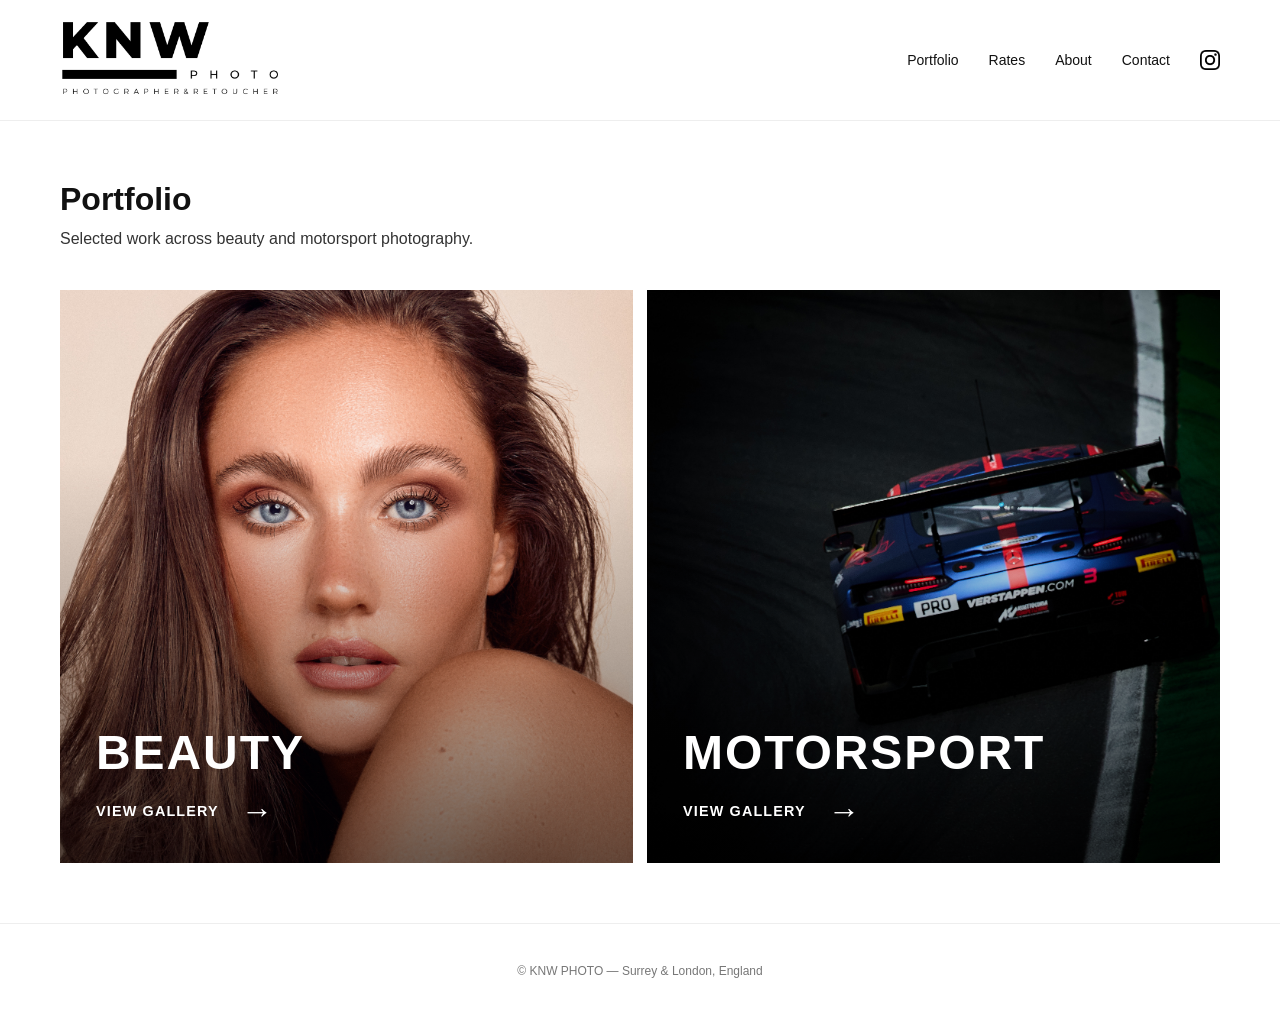
<file: index.html>
<!DOCTYPE html>
<html lang="en">
<head>
    <meta charset="UTF-8">
    <title>Portfolio | KNW PHOTO</title>

    <meta name="description" content="Beauty and motorsport photography portfolio by KNW PHOTO. Based in Surrey & London, England.">

    <meta name="viewport" content="width=device-width, initial-scale=1.0">

    <!-- Main CSS -->
    <link rel="stylesheet" href="assets/css/style.css">
</head>

<body>

<!-- ===================== HEADER ===================== -->
<header class="site-header">
    <nav class="nav">

        <a href="index.html" class="site-logo" aria-label="Home">
            <img src="assets/images/logo.png" alt="KNW PHOTO">
        </a>

        <!-- Hamburger menu for mobile -->
        <div class="hamburger" aria-label="Menu">&#9776;</div>

        <ul class="nav-links">
            <li><a href="portfolio.html">Portfolio</a></li>
            <li><a href="rates.html">Rates</a></li>
            <li><a href="about.html">About</a></li>
            <li><a href="contact.html">Contact</a></li>

            <li class="instagram-li">
                <a href="https://www.instagram.com/knw.photo/" target="_blank" aria-label="Instagram">
                    <img src="assets/icons/instagram.png" alt="Instagram" class="instagram-icon">
                </a>
            </li>
        </ul>

    </nav>
</header>

<!-- ===================== MAIN ===================== -->
<main class="site-container">

    <header class="page-header">
        <h1>Portfolio</h1>
        <p>Selected work across beauty and motorsport photography.</p>
    </header>

    <section class="portfolio-tiles portfolio-two-grid">

        <!-- BEAUTY -->
        <a href="beauty.html" class="portfolio-item large-tile">

            <img src="assets/images/hero/beauty_tile.jpg" alt="Beauty photography">

            <div class="portfolio-overlay">

                <div class="portfolio-text">

                    <h2 class="portfolio-title">BEAUTY</h2>

                    <div class="portfolio-link-wrap">
                        <span class="portfolio-link-text">VIEW GALLERY</span>
                        <span class="portfolio-arrow">→</span>
                    </div>

                </div>

            </div>

        </a>

        <!-- MOTORSPORT -->
        <a href="motorsport.html" class="portfolio-item large-tile">

            <img src="assets/images/hero/moto_tile.jpg" alt="Motorsport photography">

            <div class="portfolio-overlay">

                <div class="portfolio-text">

                    <h2 class="portfolio-title">MOTORSPORT</h2>

                    <div class="portfolio-link-wrap">
                        <span class="portfolio-link-text">VIEW GALLERY</span>
                        <span class="portfolio-arrow">→</span>
                    </div>

                </div>

            </div>

        </a>

    </section>

</main>

<!-- ===================== FOOTER ===================== -->
<footer class="site-footer">
    © KNW PHOTO — Surrey & London, England
</footer>

<!-- JS for mobile nav -->
<script src="assets/js/nav.js"></script>

</body>
</html>
</file>
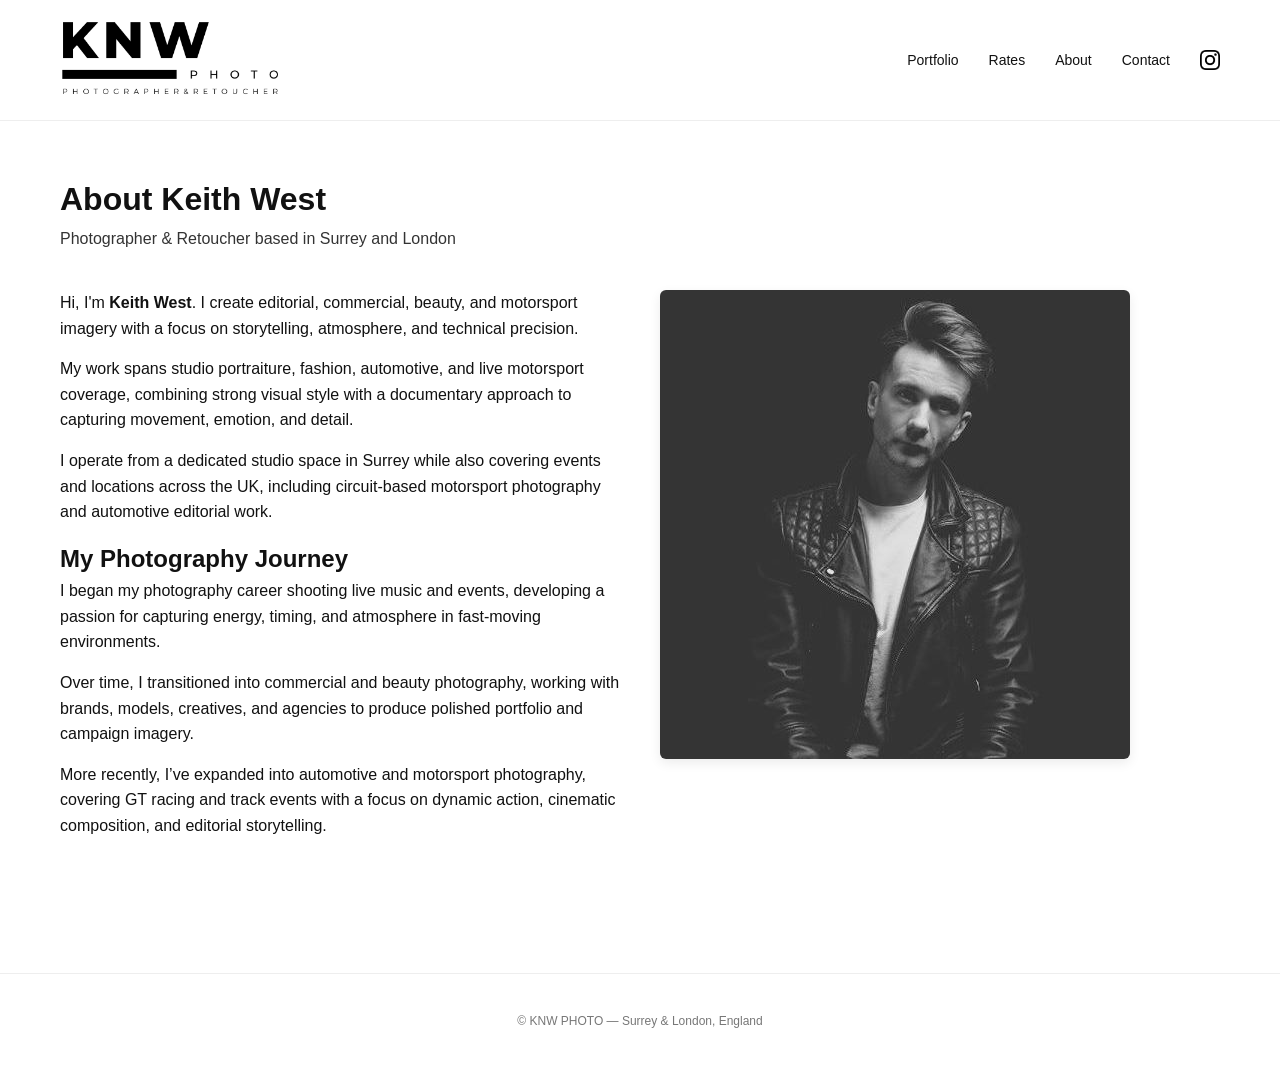
<file: about.html>
<!DOCTYPE html>
<html lang="en">
<head>
    <meta charset="UTF-8">
    <title>About | KNW PHOTO</title>
    <meta name="description" content="Photography rates and retouching packages by KNW PHOTO. Based in Surrey & London, England.">
    <meta name="viewport" content="width=device-width, initial-scale=1.0">

    <!-- Main CSS -->
    <link rel="stylesheet" href="assets/css/style.css">
</head>
<body>

<!-- ===================== HEADER ===================== -->
<header class="site-header">
    <nav class="nav">
        <a href="index.html" class="site-logo" aria-label="Home">
            <img src="assets/images/logo.png" alt="KNW PHOTO">
        </a>

        <div class="hamburger">&#9776;</div>

        <ul class="nav-links">
            <li><a href="portfolio.html">Portfolio</a></li>
            <li><a href="rates.html">Rates</a></li>
            <li><a href="about.html">About</a></li>
            <li><a href="contact.html">Contact</a></li>
            <li class="instagram-li">
                <a href="https://www.instagram.com/knw.photo/" target="_blank" aria-label="Instagram">
                    <img src="assets/icons/instagram.png" alt="Instagram" class="instagram-icon">
                </a>
            </li>
        </ul>
    </nav>
</header>

 <!-- ===================== MAIN CONTENT ===================== -->
    <main class="site-container about-page">

        <!-- Page Header -->
        <div class="page-header">
            <h1>About Keith West</h1>
            <p>Photographer & Retoucher based in Surrey and London</p>
        </div>

        <!-- Intro Section -->
        <section class="about-intro">
            <div class="about-text">
                <p>Hi, I'm <strong>Keith West</strong>. I create editorial, commercial, beauty, and motorsport imagery with a focus on storytelling, atmosphere, and technical precision.</p>
                <P>My work spans studio portraiture, fashion, automotive, and live motorsport coverage, combining strong visual style with a documentary approach to capturing movement, emotion, and detail.
</P>
<P>I operate from a dedicated studio space in Surrey while also covering events and locations across the UK, including circuit-based motorsport photography and automotive editorial work.</p>
       </P>        
                <!-- Photography Journey as continuation -->
                <h2>My Photography Journey</h2>
                <p>I began my photography career shooting live music and events, developing a passion for capturing energy, timing, and atmosphere in fast-moving environments.</p>

<P>Over time, I transitioned into commercial and beauty photography, working with brands, models, creatives, and agencies to produce polished portfolio and campaign imagery.</P>

<P>More recently, I’ve expanded into automotive and motorsport photography, covering GT racing and track events with a focus on dynamic action, cinematic composition, and editorial storytelling.</p>
               
            </div>
            <div class="about-images">
                <img src="assets/images/keith.jpg" alt="Keith West">
            </div>
        </section>

    </main>
<!-- ===================== FOOTER ===================== -->
<footer class="site-footer">
    © KNW PHOTO — Surrey & London, England
</footer>

<!-- ===================== MOBILE NAV SCRIPT ===================== -->
<script>
    const hamburger = document.querySelector('.hamburger');
    const navLinks = document.querySelector('.nav-links');

    hamburger.addEventListener('click', () => {
        navLinks.classList.toggle('active');
    });
</script>

</body>
</html>
</file>
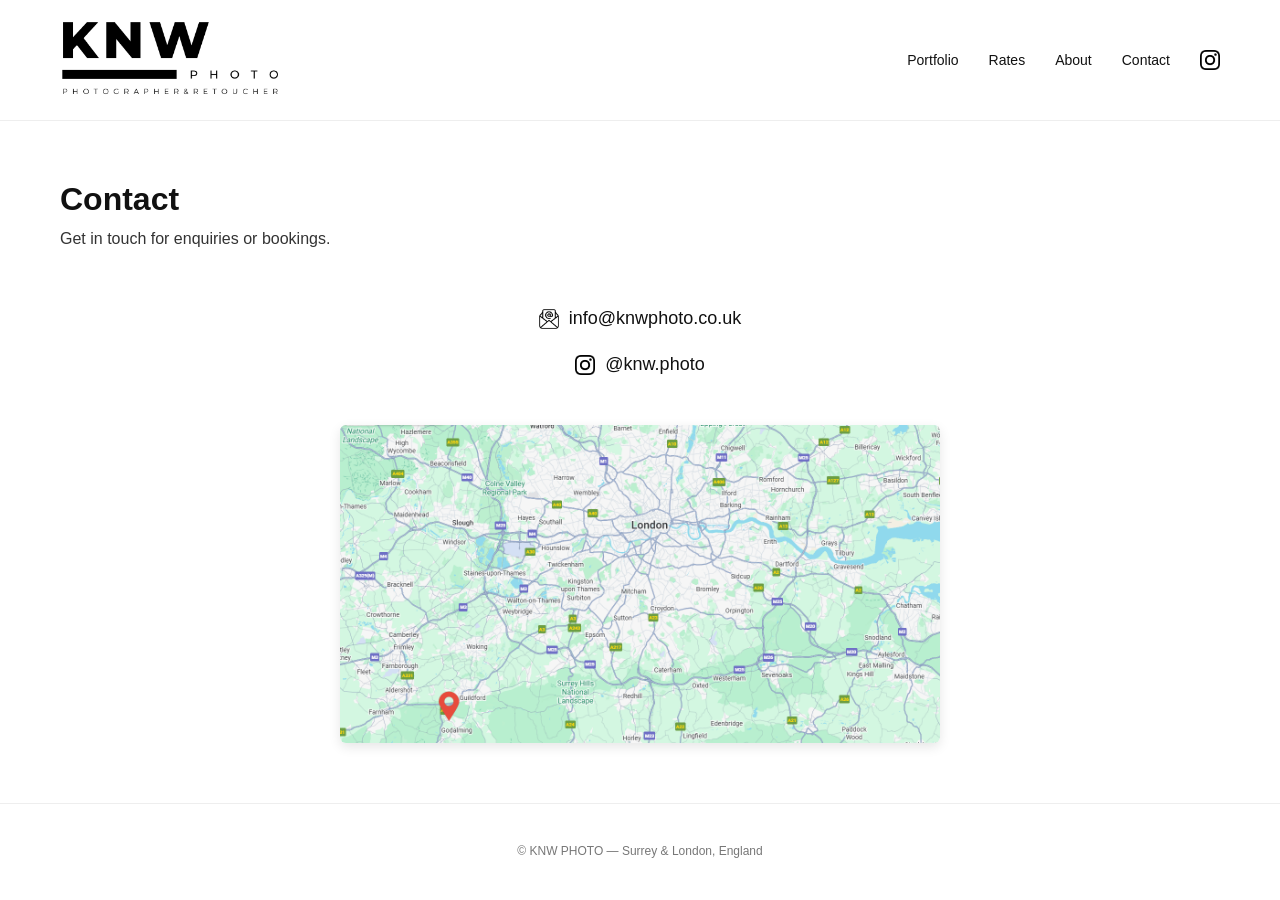
<file: contact.html>
<!DOCTYPE html>
<html lang="en">
<head>
    <meta charset="UTF-8">
    <title>Contact | KNW PHOTO</title>
    <meta name="description" content="Contact KNW PHOTO for photography and retouching enquiries. Based in Surrey & London, England.">
    <meta name="viewport" content="width=device-width, initial-scale=1.0">

    <!-- Main CSS -->
    <link rel="stylesheet" href="assets/css/style.css">
</head>
<body>

<!-- ===================== HEADER ===================== -->
<header class="site-header">
    <nav class="nav">
        <a href="index.html" class="site-logo" aria-label="Home">
            <img src="assets/images/logo.png" alt="KNW PHOTO">
        </a>

        <!-- Hamburger menu for mobile -->
        <div class="hamburger" aria-label="Menu">&#9776;</div>

        <ul class="nav-links">
            <li><a href="portfolio.html">Portfolio</a></li>
            <li><a href="rates.html">Rates</a></li>
            <li><a href="about.html">About</a></li>
            <li><a href="contact.html">Contact</a></li>
            <li class="instagram-li">
                <a href="https://www.instagram.com/knw.photo/" target="_blank" aria-label="Instagram">
                    <img src="assets/icons/instagram.png" alt="Instagram" class="instagram-icon">
                </a>
            </li>
        </ul>
    </nav>
</header>

<!-- ===================== MAIN ===================== -->
<main class="site-container">

    <header class="page-header">
        <h1>Contact</h1>
        <p>Get in touch for enquiries or bookings.</p>
    </header>

    <section class="contact-info">

        <div class="contact-links">

            <a href="mailto:info@knwphoto.co.uk" class="contact-item">
                <img src="assets/icons/email.png" alt="Email" class="contact-icon">
                info@knwphoto.co.uk
            </a>

            <a href="https://www.instagram.com/knw.photo/" target="_blank" class="contact-item">
                <img src="assets/icons/instagram.png" alt="Instagram" class="contact-icon">
                @knw.photo
            </a>

        </div>

        <div class="contact-map">
            <img src="assets/images/map.png" alt="Broad location of KNW PHOTO home studio">
        </div>

    </section>

</main>



<!-- ===================== FOOTER ===================== -->
<footer class="site-footer">
    © KNW PHOTO — Surrey & London, England
</footer>

<!-- JS for mobile nav -->
<script src="assets/js/nav.js"></script>
</body>
</html>
</file>
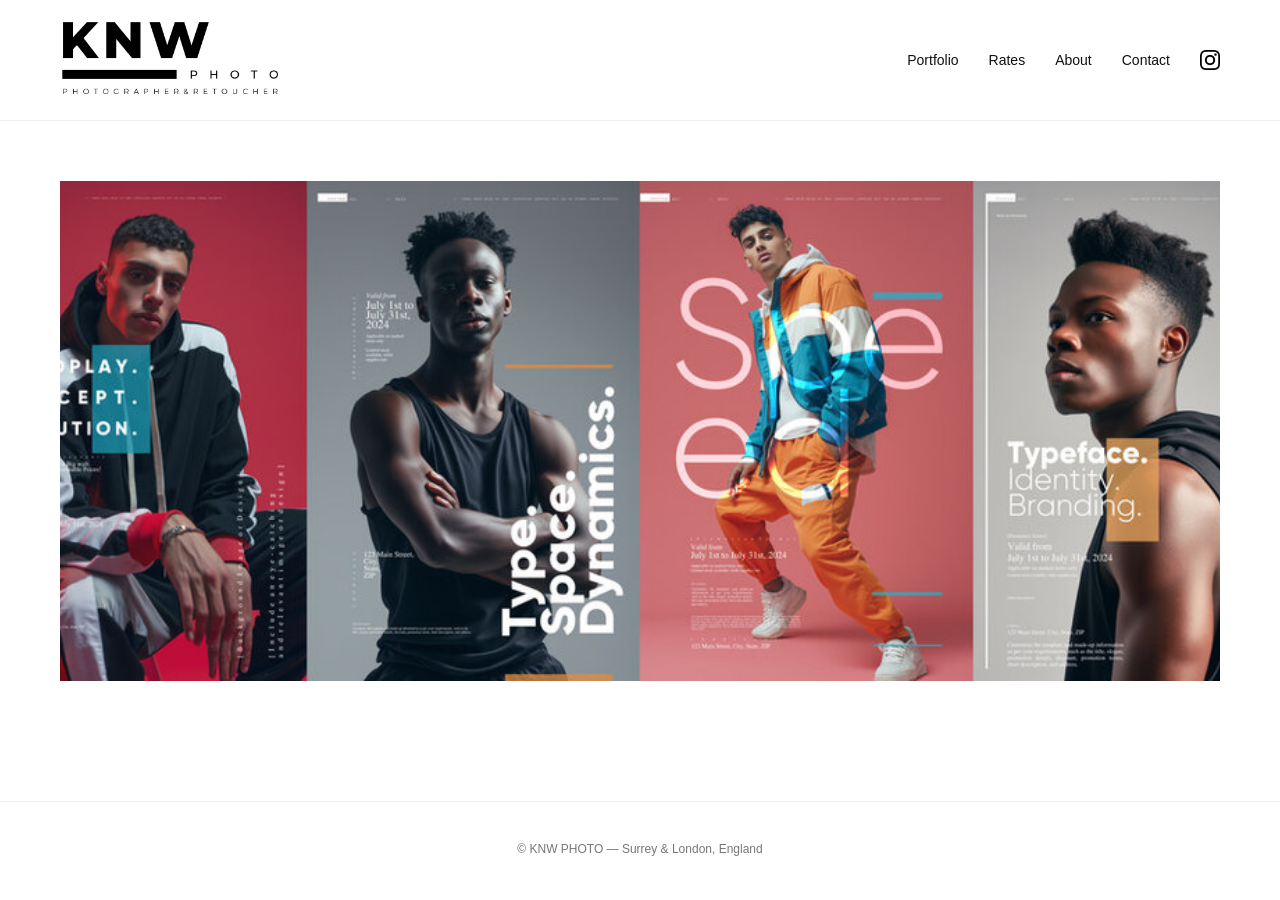
<file: index_OLD.html>
<!DOCTYPE html>
<html lang="en">
<head>
    <meta charset="UTF-8">
    <title>Home | KNW PHOTO</title>
    <meta name="description" content="Beauty, commercial and editorial photography portfolio by KNW PHOTO. Based in Surrey & London, England UK.">
    <meta name="viewport" content="width=device-width, initial-scale=1.0">

    <!-- Main CSS -->
    <link rel="stylesheet" href="assets/css/style.css">
</head>
<body>

<!-- ===================== HEADER ===================== -->
<header class="site-header">
    <nav class="nav">
        <a href="index.html" class="site-logo" aria-label="Home">
            <img src="assets/images/logo.png" alt="KNW PHOTO">
        </a>

        <!-- Hamburger menu for mobile -->
        <div class="hamburger" aria-label="Menu">&#9776;</div>

        <ul class="nav-links">
            <li><a href="portfolio.html">Portfolio</a></li>
            <li><a href="rates.html">Rates</a></li>
            <li><a href="about.html">About</a></li>
            <li><a href="contact.html">Contact</a></li>
            <li class="instagram-li">
                <a href="https://www.instagram.com/knw.photo/" target="_blank" aria-label="Instagram">
                    <img src="assets/icons/instagram.png" alt="Instagram" class="instagram-icon">
                </a>
            </li>
        </ul>
    </nav>
</header>

<!-- ===================== MAIN ===================== -->
<main class="site-container">

    <!-- Hero Banner linking to Portfolio -->
    <section class="hero-banner">
        <a href="portfolio.html">
            <img src="assets/images/hero/hero.jpg" alt="KNW PHOTO" class="hero-image">
            <div class="hero-overlay">
                <span class="hero-text">KNW PHOTO - Photographer & Retoucher</span>
            </div>
        </a>
    </section>

</main>


<!-- ===================== FOOTER ===================== -->
<footer class="site-footer">
    © KNW PHOTO — Surrey & London, England
</footer>

<!-- JS for mobile nav -->
<script src="assets/js/nav.js"></script>
</body>
</html>
</file>
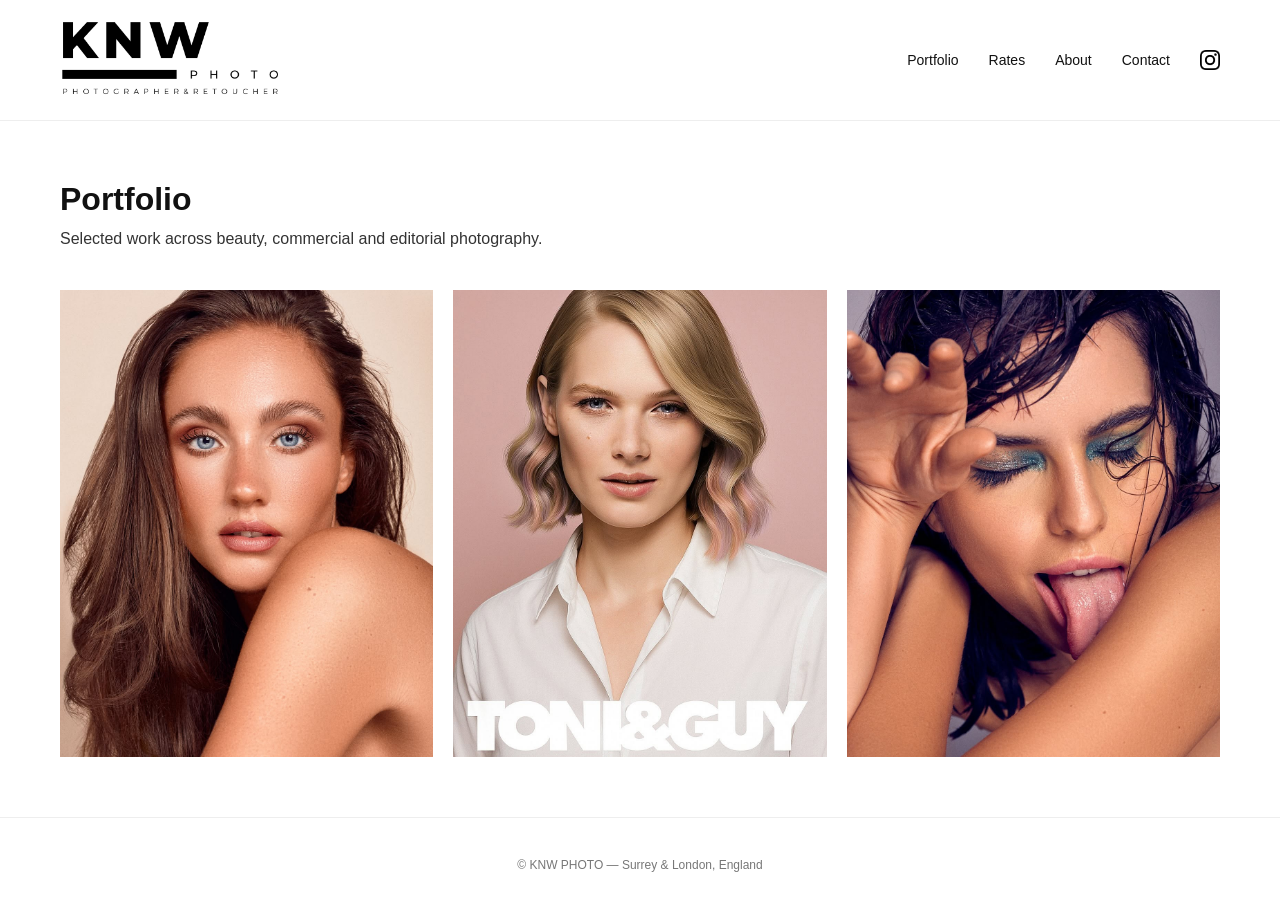
<file: portfolio_OLD.html>
<!DOCTYPE html>
<html lang="en">
<head>
    <meta charset="UTF-8">
    <title>Portfolio | KNW PHOTO</title>
    <meta name="description" content="Beauty, commercial and editorial photography portfolio by KNW PHOTO. Based in Surrey & London, England.">
    <meta name="viewport" content="width=device-width, initial-scale=1.0">

    <!-- Main CSS -->
    <link rel="stylesheet" href="assets/css/style.css">
</head>
<body>

<!-- ===================== HEADER ===================== -->
<header class="site-header">
    <nav class="nav">
        <a href="index.html" class="site-logo" aria-label="Home">
            <img src="assets/images/logo.png" alt="KNW PHOTO">
        </a>

        <!-- Hamburger menu for mobile -->
        <div class="hamburger" aria-label="Menu">&#9776;</div>

        <ul class="nav-links">
            <li><a href="portfolio.html">Portfolio</a></li>
            <li><a href="rates.html">Rates</a></li>
            <li><a href="about.html">About</a></li>
            <li><a href="contact.html">Contact</a></li>
            <li class="instagram-li">
                <a href="https://www.instagram.com/knw.photo/" target="_blank" aria-label="Instagram">
                    <img src="assets/icons/instagram.png" alt="Instagram" class="instagram-icon">
                </a>
            </li>
        </ul>
    </nav>
</header>

<!-- ===================== MAIN ===================== -->
<main class="site-container">

    <header class="page-header">
        <h1>Portfolio</h1>
        <p>Selected work across beauty, commercial and editorial photography.</p>
    </header>

    <section class="portfolio-tiles">

        <a href="beauty.html" class="portfolio-item">
            <img src="assets/images/portfolio/beauty/01.jpg" alt="Beauty photography">
            <span class="portfolio-label">Beauty</span>
        </a>

        <a href="commercial.html" class="portfolio-item">
            <img src="assets/images/portfolio/commercial/01.jpg" alt="Commercial photography">
            <span class="portfolio-label">Commercial</span>
        </a>

        <a href="editorial.html" class="portfolio-item">
            <img src="assets/images/portfolio/editorial/01.jpg" alt="Editorial photography">
            <span class="portfolio-label">Editorial</span>
        </a>

    </section>

</main>

<!-- ===================== FOOTER ===================== -->
<footer class="site-footer">
    © KNW PHOTO — Surrey & London, England
</footer>

<!-- JS for mobile nav -->
<script src="assets/js/nav.js"></script>
</body>
</html>
</file>
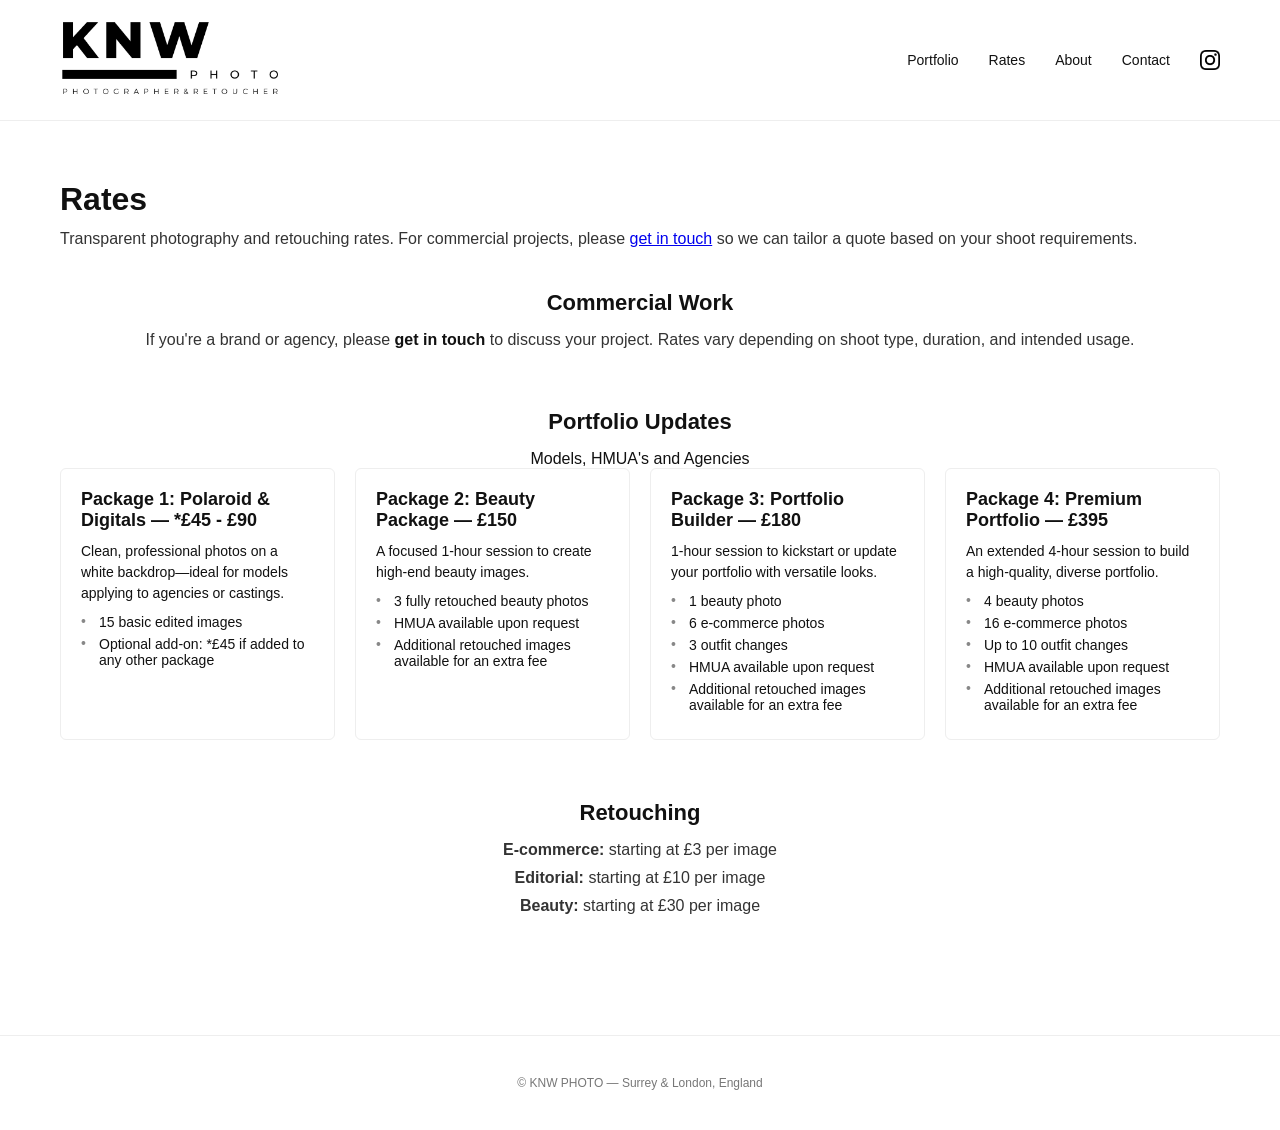
<file: rates.html>
<!DOCTYPE html>
<html lang="en">
<head>
    <meta charset="UTF-8">
    <title>Rates | KNW PHOTO</title>
    <meta name="description" content="Photography rates and retouching packages by KNW PHOTO. Based in Surrey & London, England.">
    <meta name="viewport" content="width=device-width, initial-scale=1.0">

    <!-- Main CSS -->
    <link rel="stylesheet" href="assets/css/style.css">
</head>
<body>

<!-- ===================== HEADER ===================== -->
<header class="site-header">
    <nav class="nav">
        <a href="index.html" class="site-logo" aria-label="Home">
            <img src="assets/images/logo.png" alt="KNW PHOTO">
        </a>

        <div class="hamburger">&#9776;</div>

        <ul class="nav-links">
            <li><a href="portfolio.html">Portfolio</a></li>
            <li><a href="rates.html">Rates</a></li>
            <li><a href="about.html">About</a></li>
            <li><a href="contact.html">Contact</a></li>
            <li class="instagram-li">
                <a href="https://www.instagram.com/knw.photo/" target="_blank" aria-label="Instagram">
                    <img src="assets/icons/instagram.png" alt="Instagram" class="instagram-icon">
                </a>
            </li>
        </ul>
    </nav>
</header>

<!-- ===================== MAIN ===================== -->
<main class="site-container">

    <header class="page-header">
        <h1>Rates</h1>
        <p>Transparent photography and retouching rates. For commercial projects, please <a href="contact.html">get in touch</a> so we can tailor a quote based on your shoot requirements.</p>
    </header>

    <!-- ===================== COMMERCIAL NOTICE ===================== -->
    <section class="commercial-notice">
        <h2>Commercial Work</h2>
        <p>If you're a brand or agency, please <a href="contact.html">get in touch</a> to discuss your project. Rates vary depending on shoot type, duration, and intended usage.</p>
    </section>

    <!-- ===================== PORTFOLIO UPDATES ===================== -->
    <section class="portfolio-packages">
        <h2>Portfolio Updates</h2>
         <p>Models, HMUA's and Agencies</p>
        <div class="packages-grid">

            <div class="package">
                <h3>Package 1: Polaroid & Digitals — *£45 - £90</h3>
                <p>Clean, professional photos on a white backdrop—ideal for models applying to agencies or castings.</p>
                <ul>
                    <li>15 basic edited images</li>
                    <li>Optional add-on: *£45 if added to any other package</li>
                </ul>
            </div>

            <div class="package">
                <h3>Package 2: Beauty Package — £150</h3>
                <p>A focused 1-hour session to create high-end beauty images.</p>
                <ul>
                    <li>3 fully retouched beauty photos</li>
                    <li>HMUA available upon request</li>
                    <li>Additional retouched images available for an extra fee</li>
                </ul>
            </div>

            <div class="package">
                <h3>Package 3: Portfolio Builder — £180</h3>
                <p>1-hour session to kickstart or update your portfolio with versatile looks.</p>
                <ul>
                    <li>1 beauty photo</li>
                    <li>6 e-commerce photos</li>
                    <li>3 outfit changes</li>
                    <li>HMUA available upon request</li>
                    <li>Additional retouched images available for an extra fee</li>
                </ul>
            </div>

            <div class="package">
                <h3>Package 4: Premium Portfolio — £395</h3>
                <p>An extended 4-hour session to build a high-quality, diverse portfolio.</p>
                <ul>
                    <li>4 beauty photos</li>
                    <li>16 e-commerce photos</li>
                    <li>Up to 10 outfit changes</li>
                    <li>HMUA available upon request</li>
                    <li>Additional retouched images available for an extra fee</li>
                </ul>
            </div>

        </div>
    </section>

    <!-- ===================== RETOUCHING ===================== -->
    <section class="retouching-rates">
        <h2>Retouching</h2>
        <ul class="retouch-list">
            <li><strong>E-commerce:</strong> starting at £3 per image</li>
            <li><strong>Editorial:</strong> starting at £10 per image</li>
            <li><strong>Beauty:</strong> starting at £30 per image</li>
        </ul>
    </section>

</main>

<!-- ===================== FOOTER ===================== -->
<footer class="site-footer">
    © KNW PHOTO — Surrey & London, England
</footer>

<!-- ===================== MOBILE NAV SCRIPT ===================== -->
<script>
    const hamburger = document.querySelector('.hamburger');
    const navLinks = document.querySelector('.nav-links');

    hamburger.addEventListener('click', () => {
        navLinks.classList.toggle('active');
    });
</script>

</body>
</html>
</file>
<file: assets/css/style.css>
/* ===================== RESET ===================== */
html {
    overflow-y: scroll; /* prevent horizontal shift */
}
* {
    margin: 0;
    padding: 0;
    box-sizing: border-box;
}

body {
    font-family: Arial, Helvetica, sans-serif;
    color: #111;
    background: #fff;
}

/* ===================== HEADER ===================== */
.site-header {
    border-bottom: 1px solid #eee;
    position: relative;
    z-index: 1000; /* ensures header sits above main content */
}

.nav {
    max-width: 1200px;
    margin: 0 auto;
    padding: 20px;
    display: flex;
    justify-content: space-between;
    align-items: center;
    position: relative;
    z-index: 1001;
}

/* LOGO IMAGE */
.site-logo {
    display: block;
}

.site-logo img {
    height: 80px;
    width: auto;
    display: block;
}

/* Hamburger menu - hidden on desktop */
.hamburger {
    display: none;
    font-size: 28px;
    cursor: pointer;
    position: relative;
    z-index: 1002; /* always on top */
}

/* NAV LINKS */
.nav-links {
    list-style: none;
    display: flex;
    gap: 30px;
    align-items: center;
    position: relative;
    z-index: 1000;
}

.nav-links a {
    text-decoration: none;
    color: #111;
    font-size: 14px;
}

/* Instagram icon */
.instagram-icon {
    width: 20px;
    height: 20px;
    display: block;
}

header nav ul li.instagram-li a {
    display: flex;
    align-items: center;
}

header nav ul li a {
    color: #111;
    text-decoration: none;
    display: inline-flex;
    align-items: center;
    transition: color 0.25s ease, transform 0.25s ease;
    transform-origin: center;
}

header nav ul li a:hover {
    color: #888;
    transform: scale(1.08);
}

header nav ul li a img,
header nav ul li a svg {
    display: block;
    width: 18px;
    height: auto;
    transition: inherit;
}

/* ===================== MOBILE NAV ===================== */
@media (max-width: 768px) {
    .hamburger {
        display: block;
    }

    .nav-links {
        display: none;
        flex-direction: column;
        position: absolute;
        top: 100%;
        right: 0;
        background: #fff;
        width: 220px;
        box-shadow: 0 4px 12px rgba(0,0,0,0.1);
        border-radius: 0 0 6px 6px;
        padding: 15px 0;
        z-index: 1005; /* ensures dropdown sits above content */
    }

    .nav-links.active {
        display: flex;
    }
}

/* ===================== MAIN ===================== */
.site-container {
    max-width: 1200px;
    margin: 0 auto;
    padding: 60px 20px;
}

.page-header {
    margin-bottom: 40px;
}

.page-header h1 {
    font-size: 28px;
    margin-bottom: 10px;
}

.page-header p {
    font-size: 14px;
    color: #666;
}

/* ===================== HERO BANNER ===================== */
.hero-banner {
    position: relative;
    width: 100%;
    max-width: 1200px;
    margin: 0 auto 60px auto;
    overflow: hidden;
    cursor: pointer;
    z-index: 0;
}

.hero-image {
    width: 100%;
    height: 500px;
    object-fit: cover;
    display: block;
    transition: transform 0.4s ease, filter 0.4s ease;
}

.hero-overlay {
    position: absolute;
    inset: 0;
    background: rgba(0,0,0,0);
    display: flex;
    align-items: center;
    justify-content: center;
    transition: background 0.4s ease;
    z-index: 1;
}

.hero-text {
    color: #fff;
    font-size: 28px;
    opacity: 0;
    transition: opacity 0.4s ease;
    text-align: center;
    letter-spacing: 0.05em;
    padding: 0 10px;
    z-index: 2;
}

.hero-banner:hover .hero-image {
    transform: scale(1.05);
}

.hero-banner:hover .hero-overlay {
    background: rgba(0,0,0,0.4);
}

.hero-banner:hover .hero-text {
    opacity: 1;
}

.hero-banner a {
    display: block;
    text-decoration: none;
    color: inherit;
}

/* ===================== PORTFOLIO TILES ===================== */
.portfolio-tiles {
    display: grid;
    grid-template-columns: repeat(3, 1fr);
    gap: 20px;
}

.portfolio-item {
    position: relative;
    overflow: hidden;
    text-decoration: none;
    color: #fff;
}

.portfolio-item img {
    width: 100%;
    height: 100%;
    object-fit: cover;
    display: block;
    transition: transform 0.4s ease;
}

.portfolio-label {
    position: absolute;
    top: 50%;
    left: 50%;
    transform: translate(-50%, -50%);
    letter-spacing: 0.2em;
    font-size: 14px;
    opacity: 0;
    transition: opacity 0.3s ease;
    z-index: 2;
}

.portfolio-item::after {
    content: "";
    position: absolute;
    inset: 0;
    background: rgba(0,0,0,0.4);
    opacity: 0;
    transition: opacity 0.3s ease;
}

.portfolio-item:hover img {
    transform: scale(1.05);
}

.portfolio-item:hover::after {
    opacity: 1;
}

.portfolio-item:hover .portfolio-label {
    opacity: 1;
}

/* ===================== FOOTER ===================== */
.site-footer {
    text-align: center;
    padding: 40px 20px;
    font-size: 12px;
    color: #777;
    border-top: 1px solid #eee;
}

/* ===================== CONTACT PAGE ===================== */
.contact-info {
    display: flex;
    flex-direction: column;
    align-items: center;
    gap: 50px;
    margin-top: 60px;
}

.contact-links {
    display: flex;
    flex-direction: column;
    align-items: center;
    gap: 25px;
}

.contact-item {
    display: flex;
    align-items: center;
    gap: 10px;
    font-size: 18px;
    text-decoration: none;
    color: #111;
    transition: transform 0.25s ease, opacity 0.25s ease;
}

.contact-item:hover {
    transform: scale(1.03);
    opacity: 0.8;
}

.contact-icon {
    width: 20px;
    height: 20px;
    display: inline-block;
}

.contact-map {
    width: 100%;
    max-width: 600px;
    border-radius: 6px;
    overflow: hidden;
    box-shadow: 0 4px 12px rgba(0,0,0,0.1);
}

.contact-map img {
    width: 100%;
    height: auto;
    display: block;
}

/* ===================== RATES PAGE ===================== */
.commercial-notice,
.portfolio-packages,
.retouching-rates {
    margin-bottom: 60px;
    text-align: center;
}

.commercial-notice h2,
.portfolio-packages h2,
.retouching-rates h2 {
    font-size: 22px;
    margin-bottom: 15px;
}

.commercial-notice p {
    font-size: 16px;
    color: #333;
}

.commercial-notice a {
    text-decoration: none;
    color: #111;
    font-weight: bold;
    transition: color 0.25s ease;
}

.commercial-notice a:hover {
    color: #888;
}

/* ===================== PORTFOLIO PACKAGES ===================== */
.packages-grid {
    display: grid;
    grid-template-columns: repeat(auto-fit, minmax(250px, 1fr));
    gap: 20px;
    max-width: 1200px;
    margin: 0 auto;
    text-align: left;
}

.package {
    background: #fff;
    border: 1px solid #eee;
    border-radius: 6px;
    padding: 20px;
    transition: transform 0.3s ease, box-shadow 0.3s ease;
}

.package:hover {
    transform: translateY(-3px);
    box-shadow: 0 6px 18px rgba(0,0,0,0.1);
}

.package h3 {
    font-size: 18px;
    margin-bottom: 10px;
}

.package p {
    font-size: 14px;
    margin-bottom: 10px;
    line-height: 1.5;
}

.package ul {
    list-style: none;
    padding-left: 0;
}

.package ul li {
    position: relative;
    padding-left: 18px;
    margin-bottom: 6px;
    font-size: 14px;
}

.package ul li::before {
    content: "•";
    position: absolute;
    left: 0;
    color: #888;
    font-size: 14px;
    line-height: 1;
}

/* ===================== RETOUCHING RATES ===================== */
.retouch-list {
    list-style: none;
    padding: 0;
    font-size: 16px;
    color: #333;
}

.retouch-list li {
    margin-bottom: 10px;
}

/* ===================== ABOUT PAGE ===================== */
.about-page {
    max-width: 1200px;
    margin: 0 auto;
    padding: 60px 20px;
    font-family: Arial, Helvetica, sans-serif;
    color: #111;
}

.about-intro {
    display: flex;
    align-items: flex-start;
    gap: 40px;
    margin-bottom: 60px;
    flex-wrap: wrap;
}

.about-text {
    flex: 1 1 400px;
    font-size: 16px;
    line-height: 1.6;
}

.about-text p {
    margin-bottom: 15px;
}

.about-images {
    flex: 1 1 400px;
    display: flex;
    flex-direction: column;
    gap: 20px;
}

.about-images img {
    width: 100%;
    max-width: 470px;  
    height: auto;      
    border-radius: 6px;
    box-shadow: 0 4px 12px rgba(0,0,0,0.08);
    display: block;
    object-fit: cover;
}

/* Fix alignment for background section */
.about-background {
    text-align: left;
    font-size: 16px;
    line-height: 1.6;
    max-width: 1200px;
    margin: 0 auto 60px auto;
    padding: 0 20px;
}

.about-background h2 {
    font-size: 22px;
    margin-bottom: 15px;
}

/* ===================== RESPONSIVE ===================== */
@media (max-width: 1024px) {
    .about-intro {
        gap: 30px;
    }
    .about-images img {
        max-height: 250px;
    }
    .packages-grid {
        grid-template-columns: repeat(2, 1fr);
    }
}

@media (max-width: 768px) {
    .about-intro {
        flex-direction: column;
    }
    .about-images {
        flex-direction: row;
        gap: 15px;
    }
    .about-images img {
        max-height: 200px;
        flex: 1 1 50%;
    }
    .about-text, .about-background {
        font-size: 15px;
    }
    .packages-grid {
        grid-template-columns: 1fr;
    }
    .commercial-notice p,
    .retouch-list li {
        font-size: 14px;
    }
    .commercial-notice h2,
    .portfolio-packages h2,
    .retouching-rates h2 {
        font-size: 20px;
    }
    .package h3 {
        font-size: 16px;
    }
}

@media (max-width: 480px) {
    .about-images {
        flex-direction: column;
    }
    .about-images img {
        max-height: 180px;
    }
    .about-text, .about-background {
        font-size: 14px;
        padding: 0 15px;
    }
}

/* ==============================
   TWO TILE PORTFOLIO LANDING
============================== */

.site-container {
    max-width: 1200px;
    margin: 0 auto;
    padding: 60px 20px;
}

.page-header {
    margin-bottom: 42px;
}

.page-header h1 {
    font-size: 2rem;
    margin-bottom: 12px;
}

.page-header p {
    font-size: 1rem;
    color: #333;
}

/* Two tile grid */
.portfolio-two-grid {
    display: grid !important;
    grid-template-columns: repeat(2, minmax(0, 1fr));
    gap: 14px;
    width: 100%;
    margin-top: 40px;
}

/* Tile */
.portfolio-two-grid .large-tile {
    position: relative;
    display: block;
    aspect-ratio: 1 / 1;
    overflow: hidden;
    background: #000;
    text-decoration: none;
}

/* Image */
.portfolio-two-grid .large-tile img {
    width: 100%;
    height: 100%;
    display: block;
    object-fit: cover;
    transition: transform 0.6s ease, filter 0.6s ease;
}

/* Image base */
.portfolio-two-grid .large-tile img {
    width: 100%;
    height: 100%;
    display: block;
    object-fit: cover;

    transition:
        transform 0.6s ease,
        filter 0.6s ease;
}

/* Dark hover layer */
.portfolio-two-grid .large-tile::before {
    content: "";
    position: absolute;
    inset: 0;
    background: rgba(0,0,0,0.18);
    opacity: 0;
    transition: opacity 0.4s ease;
    z-index: 1;
}

/* Hover effect */
.portfolio-two-grid .large-tile:hover img {
    transform: scale(1.035);
    filter: grayscale(15%) brightness(0.82);
}

/* Fade overlay in */
.portfolio-two-grid .large-tile:hover::before {
    opacity: 1;
}

/* Stop old portfolio hover overlay interfering */
.portfolio-two-grid .large-tile::after {
    display: none;
}

/* Overlay */
.portfolio-two-grid .portfolio-overlay {
    position: absolute;
    inset: 0;
    display: flex;
    align-items: flex-end;
    padding: 36px;
    color: #fff;
    pointer-events: none;
    z-index: 2;

    background: linear-gradient(
        to top,
        rgba(0,0,0,0.58) 0%,
        rgba(0,0,0,0.25) 35%,
        rgba(0,0,0,0) 70%
    );
}

/* Text */
.portfolio-two-grid .portfolio-text {
    color: #fff;
}

.portfolio-two-grid .portfolio-title {
    margin: 0 0 18px 0;
    font-size: 3rem;
    line-height: 1;
    font-weight: 700;
    letter-spacing: 0.04em;
    text-transform: uppercase;
}

.portfolio-two-grid .portfolio-link-wrap {
    display: flex;
    align-items: center;
    gap: 22px;
}

.portfolio-two-grid .portfolio-link-text {
    font-size: 0.9rem;
    font-weight: 600;
    letter-spacing: 0.08em;
    text-transform: uppercase;
}

.portfolio-two-grid .portfolio-arrow {
    font-size: 2rem;
    line-height: 1;
    transition: transform 0.4s ease;
}

.portfolio-two-grid .large-tile:hover .portfolio-arrow {
    transform: translateX(8px);
}

/* Mobile */
@media (max-width: 900px) {
    .portfolio-two-grid {
        grid-template-columns: 1fr;
    }

    .portfolio-two-grid .portfolio-title {
        font-size: 2.2rem;
    }

    .portfolio-two-grid .portfolio-overlay {
        padding: 24px;
    }
}
</file>
